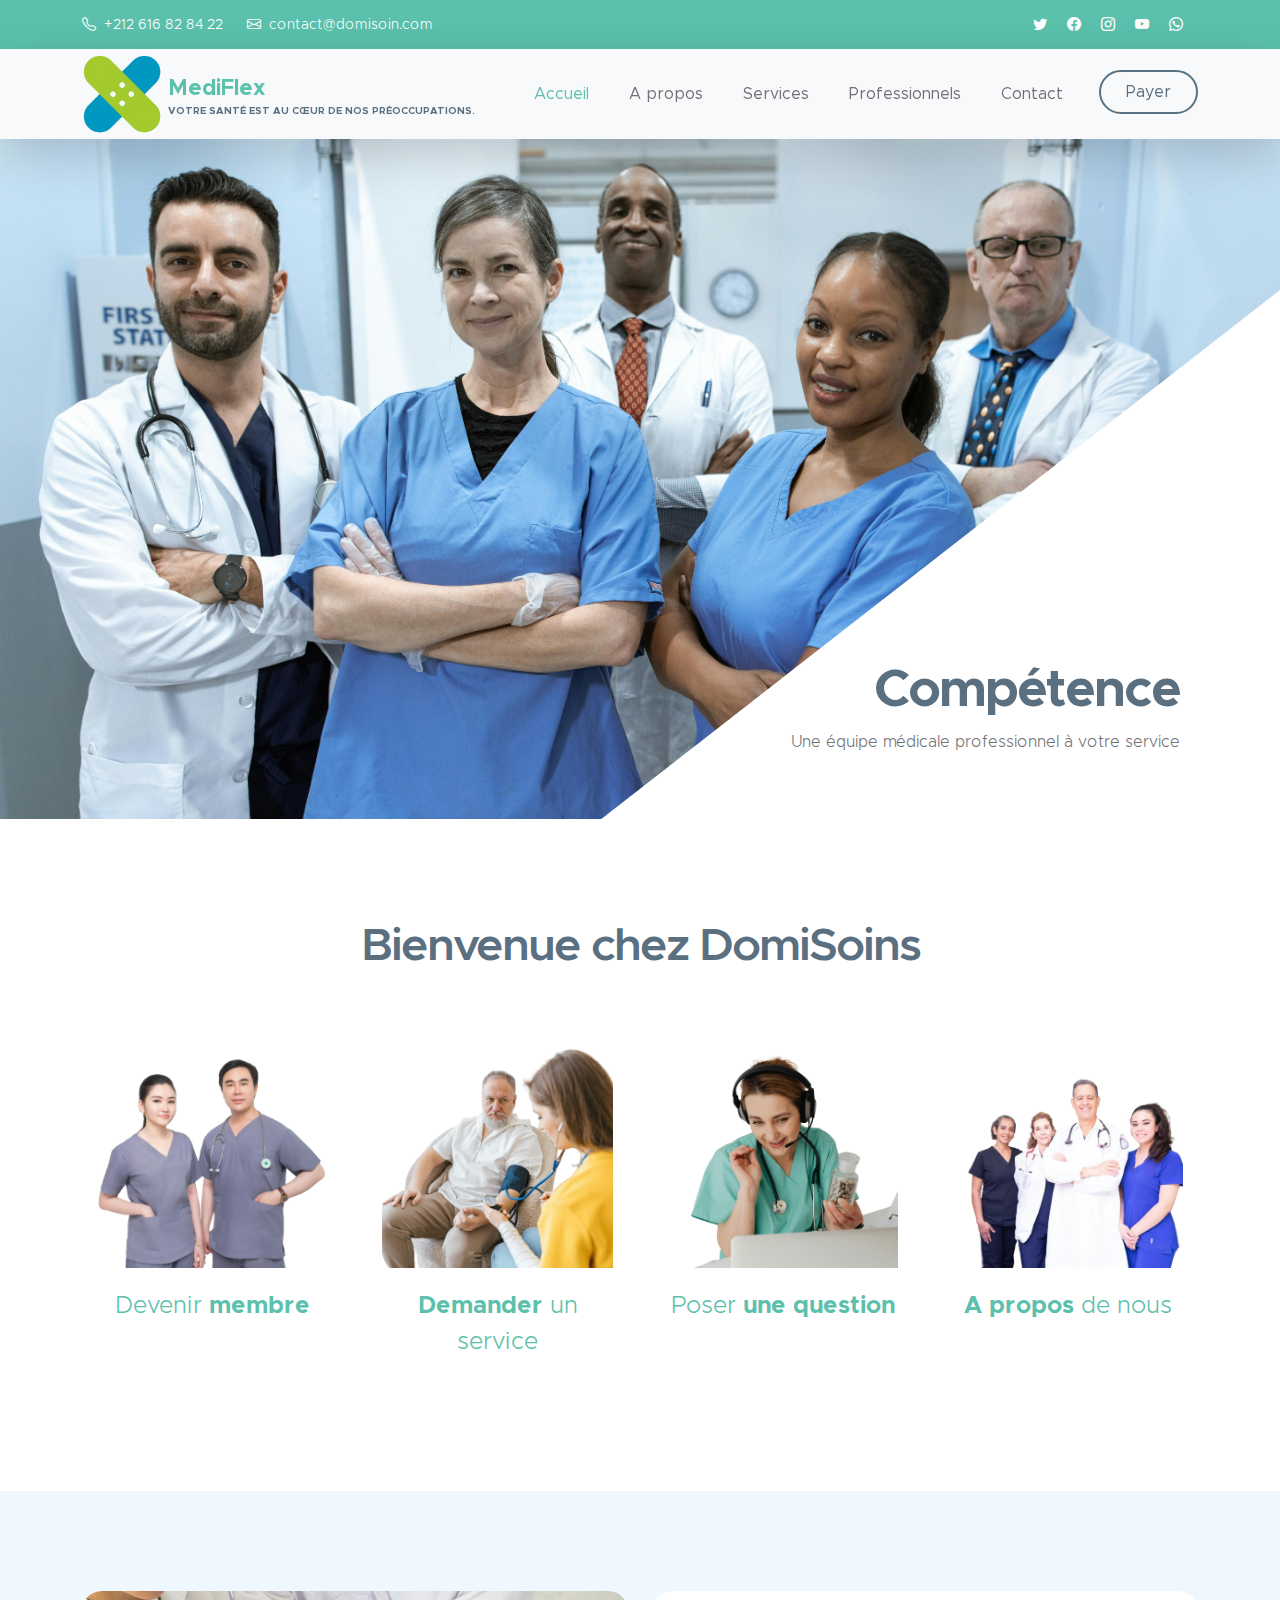
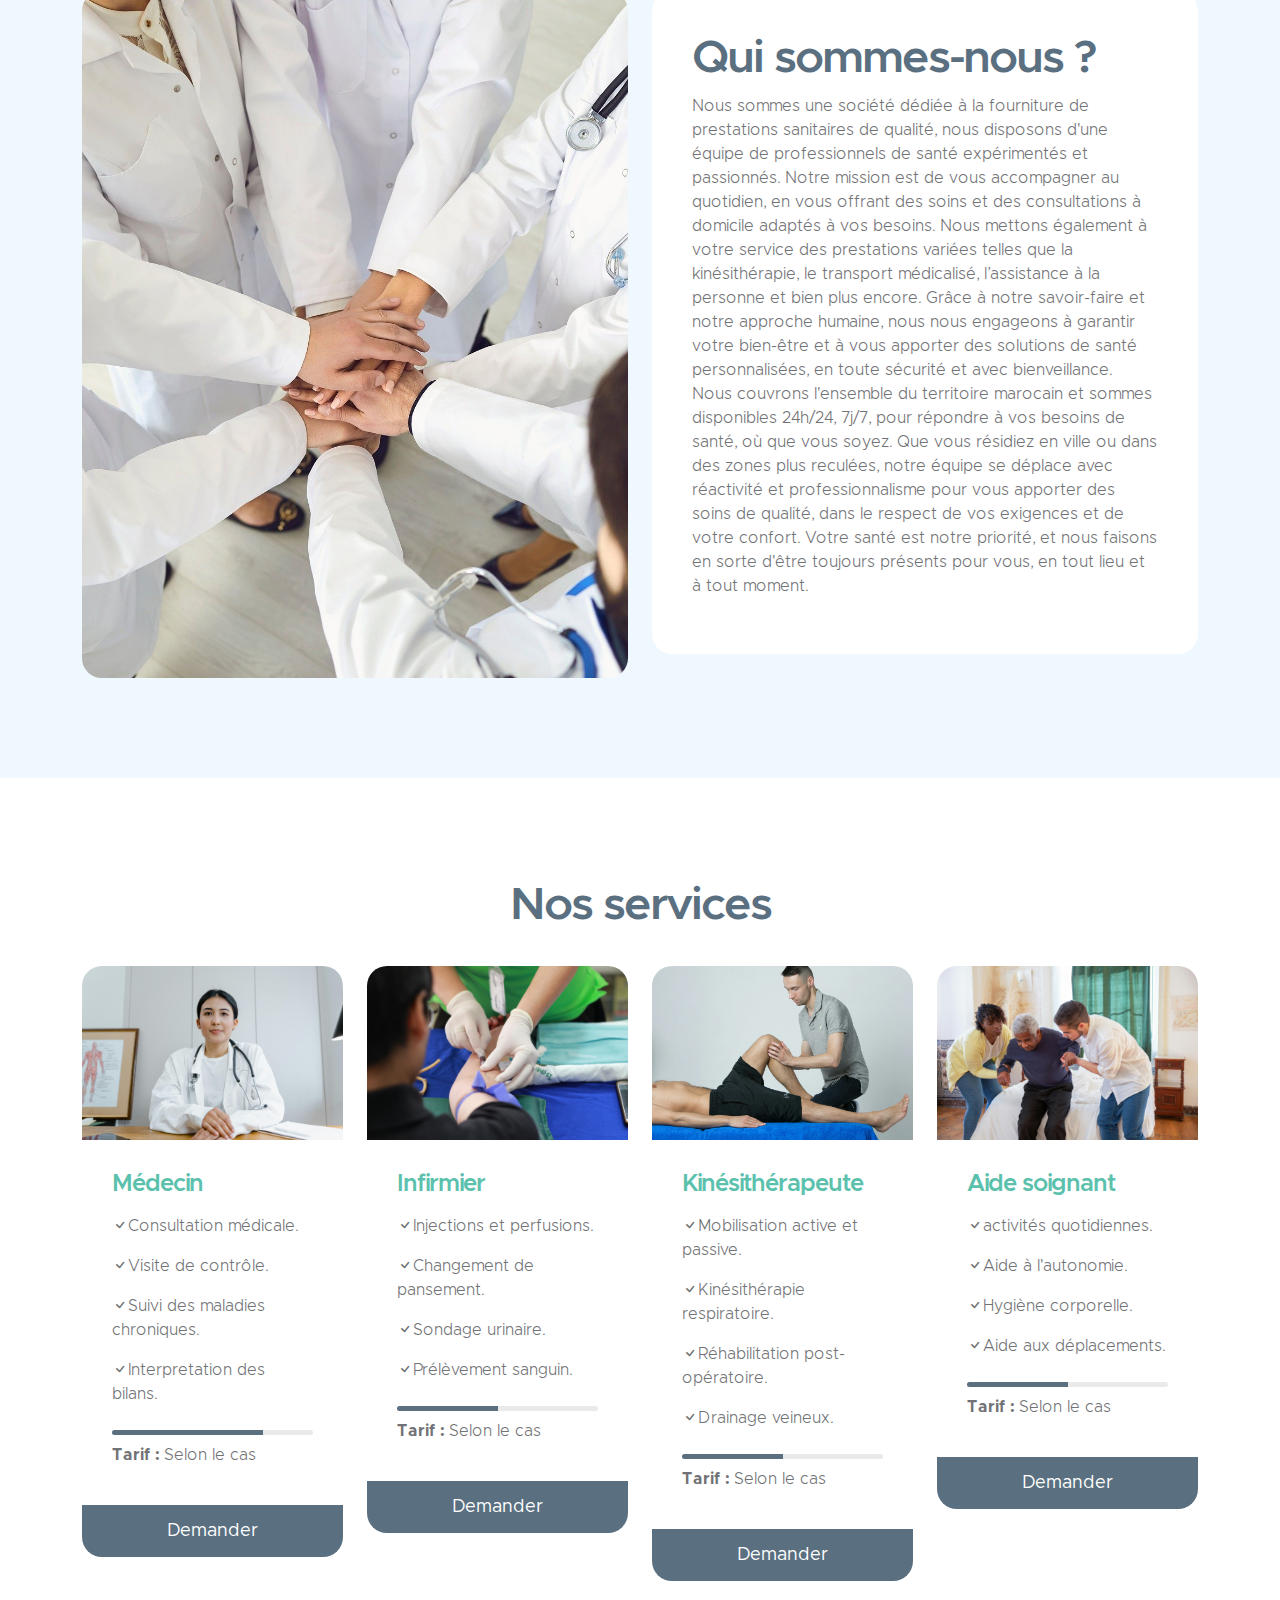
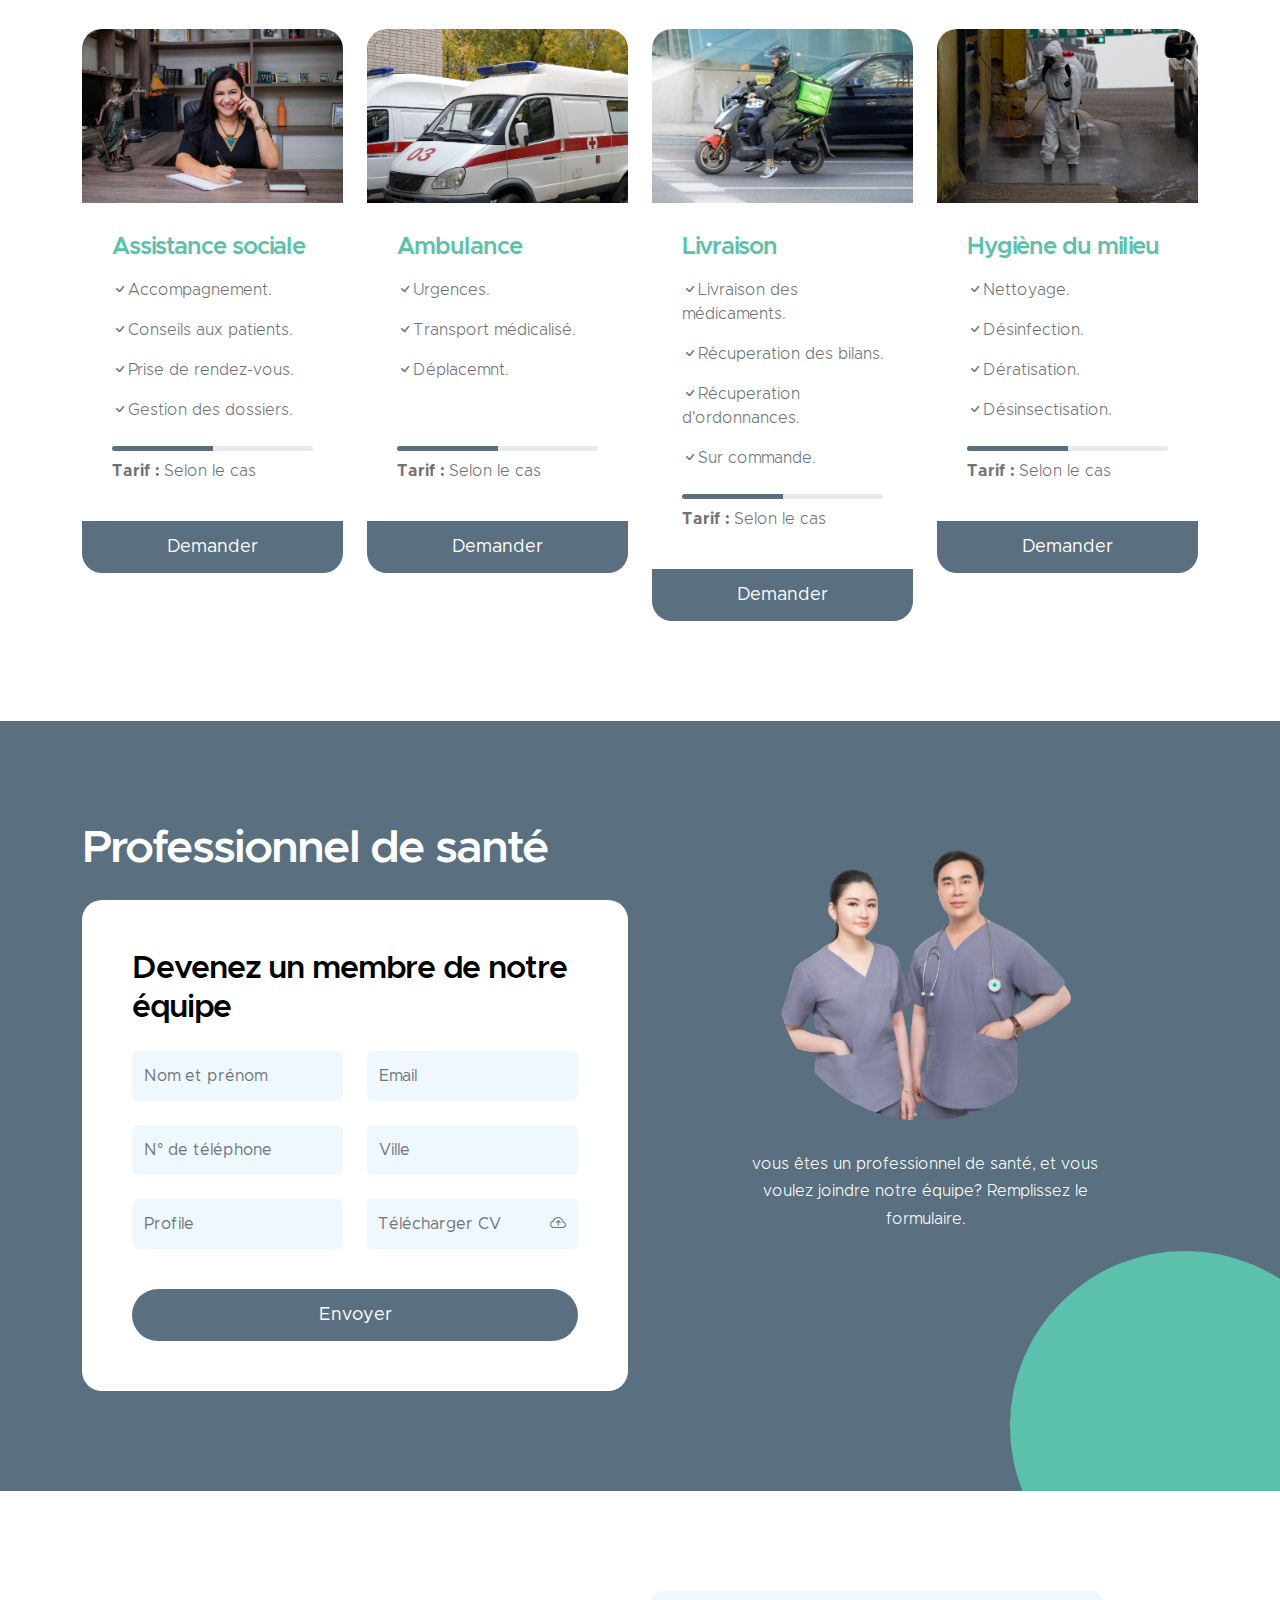
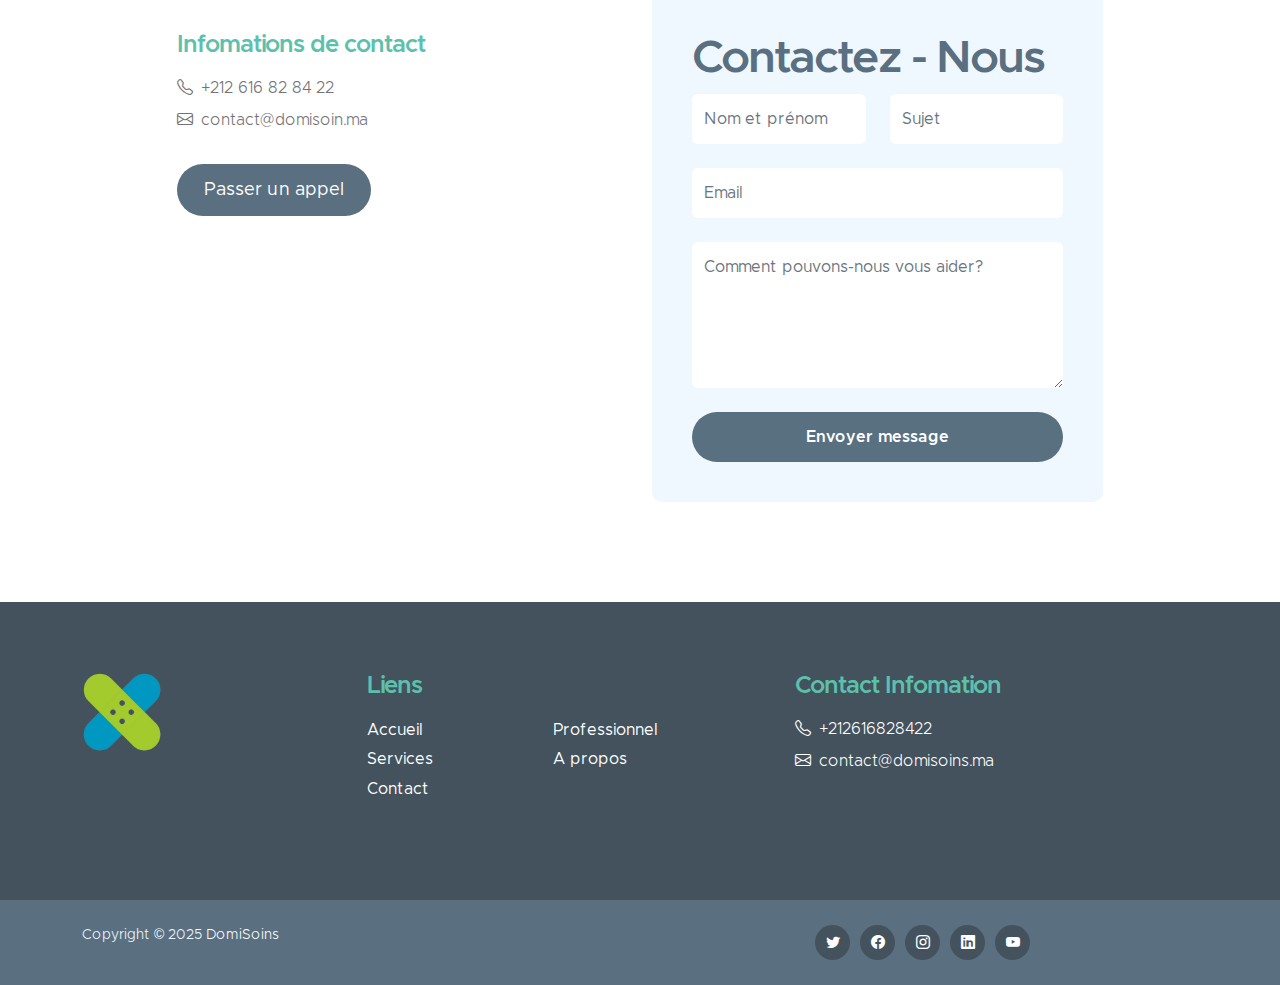
<file: index.html>
<!doctype html>
<html lang="en">
    <head>
        <meta charset="utf-8">
        <meta name="viewport" content="width=device-width, initial-scale=1">
        <link rel="icon" href="images/logos.png" type="image/x-icon">

        <title>DomiSoin</title>

        <!-- CSS FILES -->        
        <link href="css/bootstrap.min.css" rel="stylesheet">

        <link href="css/bootstrap-icons.css" rel="stylesheet">

        <link href="css/templatemo-kind-heart-charity.css" rel="stylesheet">

    </head>
    
    <body id="section_1">

        <header class="site-header">
            <div class="container">
                <div class="row">
                    
                    <div class="col-lg-8 col-12 d-flex flex-wrap">
                        <p class="d-flex me-4 mb-0">
                            <i class="bi-telephone me-2"></i>
                            +212 616 82 84 22
                        </p>

                        <p class="d-flex mb-0">
                            <i class="bi-envelope me-2"></i>

                            <a href="mailto:info@company.com">
                                contact@domisoin.com
                            </a>
                        </p>
                    </div>

                    <div class="col-lg-3 col-12 ms-auto d-lg-block d-none">
                        <ul class="social-icon">
                            <li class="social-icon-item">
                                <a href="#" class="social-icon-link bi-twitter"></a>
                            </li>

                            <li class="social-icon-item">
                                <a href="#" class="social-icon-link bi-facebook"></a>
                            </li>

                            <li class="social-icon-item">
                                <a href="#" class="social-icon-link bi-instagram"></a>
                            </li>

                            <li class="social-icon-item">
                                <a href="#" class="social-icon-link bi-youtube"></a>
                            </li>

                            <li class="social-icon-item">
                                <a href="#" class="social-icon-link bi-whatsapp"></a>
                            </li>
                        </ul>
                    </div>

                </div>
            </div>
        </header>

        <nav class="navbar navbar-expand-lg bg-light shadow-lg">
            <div class="container">
                <a class="navbar-brand" href="index.html">
                    <img src="images/logos.png" class="logo img-fluid" alt="">
                    <span>
                        MediFlex
                        <small>votre santé est au cœur de nos préoccupations.</small>
                    </span>
                </a>

                <button class="navbar-toggler" type="button" data-bs-toggle="collapse" data-bs-target="#navbarNav" aria-controls="navbarNav" aria-expanded="false" aria-label="Toggle navigation">
                    <span class="navbar-toggler-icon"></span>
                </button>

                <div class="collapse navbar-collapse" id="navbarNav">
                    <ul class="navbar-nav ms-auto">
                        <li class="nav-item">
                            <a class="nav-link click-scroll" href="#top">Accueil</a>
                        </li>

                        <li class="nav-item">
                            <a class="nav-link click-scroll" href="#section_2">A propos</a>
                        </li>

                        <li class="nav-item">
                            <a class="nav-link click-scroll" href="#section_3">Services</a>
                        </li>

                        <li class="nav-item">
                            <a class="nav-link click-scroll" href="#section_4">Professionnels</a>
                        </li>

                        <li class="nav-item">
                            <a class="nav-link click-scroll" href="#section_6">Contact</a>
                        </li>

                        <li class="nav-item ms-3">
                            <a class="nav-link custom-btn custom-border-btn btn" href="donate.html">Payer</a>
                        </li>
                    </ul>
                </div>
            </div>
        </nav>

        <main>

            <section class="hero-section hero-section-full-height">
                <div class="container-fluid">
                    <div class="row">

                        <div class="col-lg-12 col-12 p-0">
                            <div id="hero-slide" class="carousel carousel-fade slide" data-bs-ride="carousel">
                                <div class="carousel-inner">
                                    <div class="carousel-item active">
                                        <img src="images/slide/equipe1.jpg" class="carousel-image img-fluid" alt="...">
                                        
                                        <div class="carousel-caption d-flex flex-column justify-content-end">
                                            <h1>Compétence</h1>
                                            
                                            <p>Une équipe médicale professionnel à votre service</p>
                                        </div>
                                    </div>

                                    <div class="carousel-item">
                                        <img src="images/slide/equipe3.jpg" class="carousel-image img-fluid" alt="...">
                                        
                                        <div class="carousel-caption d-flex flex-column justify-content-end">
                                            <h1>Chez-vous</h1>
                                            
                                            <p>Bien-être et une santé optimale, directement chez vous</p>
                                        </div>
                                    </div>

                                    <div class="carousel-item">
                                        <img src="images/slide/equipe2.jpg" class="carousel-image img-fluid" alt="...">
                                        
                                        <div class="carousel-caption d-flex flex-column justify-content-end">
                                            <h1>Transport</h1>
                                            
                                            <p>Transport médicalisé, adapté à vos besoins de santé</p>
                                        </div>
                                    </div>
                                </div>

                                <button class="carousel-control-prev" type="button" data-bs-target="#hero-slide" data-bs-slide="prev">
                                    <span class="carousel-control-prev-icon" aria-hidden="true"></span>
                                    <span class="visually-hidden">Previous</span>
                                </button>

                                <button class="carousel-control-next" type="button" data-bs-target="#hero-slide" data-bs-slide="next">
                                    <span class="carousel-control-next-icon" aria-hidden="true"></span>
                                    <span class="visually-hidden">Next</span>
                                </button>
                            </div>
                        </div>

                    </div>
                </div>
            </section>


            <section class="section-padding">
                <div class="container">
                    <div class="row">

                        <div class="col-lg-10 col-12 text-center mx-auto">
                            <h2 class="mb-5">Bienvenue chez DomiSoins</h2>
                        </div>

                        <div class="col-lg-3 col-md-6 col-12 mb-4 mb-lg-0">
                            <div class="featured-block d-flex justify-content-center align-items-center">
                                <a href="#" class="d-block">
                                    <img src="images/icons/membres.png" class="featured-block-image img-fluid" alt="">

                                    <p class="featured-block-text">Devenir <strong>membre</strong></p>
                                </a>
                            </div>
                        </div>

                        <div class="col-lg-3 col-md-6 col-12 mb-4 mb-lg-0 mb-md-4">
                            <div class="featured-block d-flex justify-content-center align-items-center">
                                <a href="#" class="d-block">
                                    <img src="images/icons/servives.png" class="featured-block-image img-fluid" alt="">

                                    <p class="featured-block-text"><strong>Demander</strong> un service</p>
                                </a>
                            </div>
                        </div>

                        <div class="col-lg-3 col-md-6 col-12 mb-4 mb-lg-0 mb-md-4">
                            <div class="featured-block d-flex justify-content-center align-items-center">
                                <a href="#" class="d-block">
                                    <img src="images/icons/questions.png" class="featured-block-image img-fluid" alt="">

                                    <p class="featured-block-text">Poser <strong>une question</strong></p>
                                </a>
                            </div>
                        </div>

                        <div class="col-lg-3 col-md-6 col-12 mb-4 mb-lg-0">
                            <div class="featured-block d-flex justify-content-center align-items-center">
                                <a href="#section_2" class="d-block">
                                    <img src="images/icons/propos.png" class="featured-block-image img-fluid" alt="">

                                    <p class="featured-block-text"><strong>A propos</strong> de nous</p>
                                </a>
                            </div>
                        </div>

                    </div>
                </div>
            </section>

            <section class="section-padding section-bg" id="section_2">
                <div class="container">
                    <div class="row">

                        <div class="col-lg-6 col-12 mb-5 mb-lg-0">
                            <img src="images/health.jpg" class="custom-text-box-image img-fluid" alt="">
                        </div>

                        <div class="col-lg-6 col-12">
                            <div class="custom-text-box">
                                <h2 class="mb-2">Qui sommes-nous ?</h2>
                                <p class="mb-0">Nous sommes une société dédiée à la fourniture de prestations sanitaires de qualité, nous disposons d'une équipe de professionnels de santé expérimentés et passionnés. Notre mission est de vous accompagner au quotidien, en vous offrant des soins et des consultations à domicile adaptés à vos besoins. Nous mettons également à votre service des prestations variées telles que la kinésithérapie, le transport médicalisé, l’assistance à la personne et bien plus encore. Grâce à notre savoir-faire et notre approche humaine, nous nous engageons à garantir votre bien-être et à vous apporter des solutions de santé personnalisées, en toute sécurité et avec bienveillance.</p>
                                <p>Nous couvrons l'ensemble du territoire marocain et sommes disponibles 24h/24, 7j/7, pour répondre à vos besoins de santé, où que vous soyez. Que vous résidiez en ville ou dans des zones plus reculées, notre équipe se déplace avec réactivité et professionnalisme pour vous apporter des soins de qualité, dans le respect de vos exigences et de votre confort. Votre santé est notre priorité, et nous faisons en sorte d'être toujours présents pour vous, en tout lieu et à tout moment.</p>
                            </div>

                        </div>

                    </div>
                </div>
            </section>


            


            <section class="section-padding" id="section_3">
                <div class="container">
                    <div class="row">

                        <div class="col-lg-12 col-12 text-center mb-4">
                            <h2>Nos services</h2>
                        </div>

                        <div class="col-lg-3 col-md-6 col-12 mb-4 mb-lg-0">
                            <div class="custom-block-wrap">
                                <img src="images/causes/medecin.jpg" class="custom-block-image img-fluid" alt="">

                                <div class="custom-block">
                                    <div class="custom-block-body">
                                        <h5 class="mb-3">Médecin</h5>
                                        <p><i class="bi bi-check"></i>Consultation médicale.</p>
                                        <p><i class="bi bi-check"></i>Visite de contrôle.</p> 
                                        <p><i class="bi bi-check"></i>Suivi des maladies chroniques.</p>
                                        <p><i class="bi bi-check"></i>Interpretation des bilans.</p>
                                        <div class="progress mt-4">
                                            <div class="progress-bar w-75" role="progressbar" aria-valuenow="75" aria-valuemin="0" aria-valuemax="100"></div>
                                        </div>

                                        <div class="d-flex align-items-center my-2">
                                            <p class="mb-0">
                                                <strong>Tarif : </strong>
                                                Selon le cas
                                            </p>

                                            
                                        </div>
                                    </div>

                                    <a href="donate.html" class="custom-btn btn">Demander</a>
                                </div>
                            </div>
                        </div>

                        <div class="col-lg-3 col-md-6 col-12 mb-4 mb-lg-0">
                            <div class="custom-block-wrap">
                                <img src="images/causes/infirmier.jpg" class="custom-block-image img-fluid" alt="">

                                <div class="custom-block">
                                    <div class="custom-block-body">
                                        <h5 class="mb-3">Infirmier</h5>
                                        <p><i class="bi bi-check"></i>Injections et perfusions.</p>
                                        <p><i class="bi bi-check"></i>Changement de pansement.</p>
                                        <p><i class="bi bi-check"></i>Sondage urinaire.</p>
                                        <p><i class="bi bi-check"></i>Prélèvement sanguin.</p>
                                        <div class="progress mt-4">
                                            <div class="progress-bar w-50" role="progressbar" aria-valuenow="50" aria-valuemin="0" aria-valuemax="100"></div>
                                        </div>

                                        <div class="d-flex align-items-center my-2">
                                            <p class="mb-0">
                                                <strong>Tarif : </strong>
                                                Selon le cas
                                            </p>

                                            
                                        </div>
                                    </div>

                                    <a href="donate.html" class="custom-btn btn">Demander</a>
                                </div>
                            </div>
                        </div>

                        <div class="col-lg-3 col-md-6 col-12 mb-4 mb-lg-0">
                            <div class="custom-block-wrap">
                                <img src="images/causes/kine.jpg" class="custom-block-image img-fluid" alt="">

                                <div class="custom-block">
                                    <div class="custom-block-body">
                                        <h5 class="mb-3">Kinésithérapeute</h5>

                                        <p><i class="bi bi-check"></i>Mobilisation active et passive.</p>
                                        <p><i class="bi bi-check"></i>Kinésithérapie respiratoire.</p>
                                        <p><i class="bi bi-check"></i>Réhabilitation post-opératoire.</p>
                                        <p><i class="bi bi-check"></i>Drainage veineux.</p>
                                        <div class="progress mt-4">
                                            <div class="progress-bar w-50" role="progressbar" aria-valuenow="50" aria-valuemin="0" aria-valuemax="100"></div>
                                        </div>

                                        <div class="d-flex align-items-center my-2">
                                            <p class="mb-0">
                                                <strong>Tarif : </strong>
                                                Selon le cas
                                            </p>

                                            
                                        </div>
                                    </div>

                                    <a href="donate.html" class="custom-btn btn">Demander</a>
                                </div>
                            </div>
                        </div>

                        <div class="col-lg-3 col-md-6 col-12">
                            <div class="custom-block-wrap">
                                <img src="images/causes/aide.jpg" class="custom-block-image img-fluid" alt="">

                                <div class="custom-block">
                                    <div class="custom-block-body">
                                        <h5 class="mb-3">Aide soignant</h5>
                                        <p><i class="bi bi-check"></i>activités quotidiennes.</p>
                                        <p><i class="bi bi-check"></i>Aide à l'autonomie.</p>
                                        <p><i class="bi bi-check"></i>Hygiène corporelle.</p>
                                        <p><i class="bi bi-check"></i>Aide aux déplacements.</p>
                                        <div class="progress mt-4">
                                            <div class="progress-bar w-50" role="progressbar" aria-valuenow="50" aria-valuemin="0" aria-valuemax="100"></div>
                                        </div>

                                        <div class="d-flex align-items-center my-2">
                                            <p class="mb-0">
                                                <strong>Tarif : </strong>
                                                Selon le cas
                                            </p>

                                            
                                        </div>
                                    </div>

                                    <a href="donate.html" class="custom-btn btn">Demander</a>
                                </div>
                            </div>
                        </div>
                    </div>

                    <div class="row mt-5">

                        <div class="col-lg-3 col-md-6 col-12 mb-4 mb-lg-0">
                            <div class="custom-block-wrap">
                                <img src="images/causes/assistante.jpg" class="custom-block-image img-fluid" alt="">

                                <div class="custom-block">
                                    <div class="custom-block-body">
                                        <h5 class="mb-3">Assistance sociale</h5>

                                        <p><i class="bi bi-check"></i>Accompagnement.</p>
                                        <p><i class="bi bi-check"></i>Conseils aux patients.</p>
                                        <p><i class="bi bi-check"></i>Prise de rendez-vous.</p>
                                        <p><i class="bi bi-check"></i>Gestion des dossiers.</p>
                                        <div class="progress mt-4">
                                            <div class="progress-bar w-50" role="progressbar" aria-valuenow="50" aria-valuemin="0" aria-valuemax="100"></div>
                                        </div>

                                        <div class="d-flex align-items-center my-2">
                                            <p class="mb-0">
                                                <strong>Tarif : </strong>
                                                Selon le cas
                                            </p>

                                            
                                        </div>
                                    </div>

                                    <a href="donate.html" class="custom-btn btn">Demander</a>
                                </div>
                            </div>
                        </div>

                        <div class="col-lg-3 col-md-6 col-12 mb-4 mb-lg-0">
                            <div class="custom-block-wrap">
                                <img src="images/causes/ambulance.jpg" class="custom-block-image img-fluid" alt="">

                                <div class="custom-block">
                                    <div class="custom-block-body">
                                        <h5 class="mb-3">Ambulance</h5>

                                        <p><i class="bi bi-check"></i>Urgences.</p>
                                        <p><i class="bi bi-check"></i>Transport médicalisé.</p>
                                        <p><i class="bi bi-check"></i>Déplacemnt.</p><br>
                                        <div class="progress mt-4">
                                            <div class="progress-bar w-50" role="progressbar" aria-valuenow="50" aria-valuemin="0" aria-valuemax="100"></div>
                                        </div>

                                        <div class="d-flex align-items-center my-2">
                                            <p class="mb-0">
                                                <strong>Tarif : </strong>
                                                Selon le cas
                                            </p>

                                            
                                        </div>
                                    </div>

                                    <a href="donate.html" class="custom-btn btn">Demander</a>
                                </div>
                            </div>
                        </div>

                        <div class="col-lg-3 col-md-6 col-12 mb-4 mb-lg-0">
                            <div class="custom-block-wrap">
                                <img src="images/causes/livraison.jpg" class="custom-block-image img-fluid" alt="">

                                <div class="custom-block">
                                    <div class="custom-block-body">
                                        <h5 class="mb-3">Livraison</h5>

                                        <p><i class="bi bi-check"></i>Livraison des médicaments.</p>
                                        <p><i class="bi bi-check"></i>Récuperation des bilans.</p>
                                        <p><i class="bi bi-check"></i>Récuperation d'ordonnances.</p>
                                        <p><i class="bi bi-check"></i>Sur commande.</p>
                                        <div class="progress mt-4">
                                            <div class="progress-bar w-50" role="progressbar" aria-valuenow="50" aria-valuemin="0" aria-valuemax="100"></div>
                                        </div>

                                        <div class="d-flex align-items-center my-2">
                                            <p class="mb-0">
                                                <strong>Tarif : </strong>
                                                Selon le cas
                                            </p>

                                            
                                        </div>
                                    </div>

                                    <a href="donate.html" class="custom-btn btn">Demander</a>
                                </div>
                            </div>
                        </div>

                        <div class="col-lg-3 col-md-6 col-12 mb-4 mb-lg-0">
                            <div class="custom-block-wrap">
                                <img src="images/causes/hygiene.jpg" class="custom-block-image img-fluid" alt="">

                                <div class="custom-block">
                                    <div class="custom-block-body">
                                        <h5 class="mb-3">Hygiène du milieu</h5>

                                        <p><i class="bi bi-check"></i>Nettoyage.</p>
                                        <p><i class="bi bi-check"></i>Désinfection.</p>
                                        <p><i class="bi bi-check"></i>Dératisation.</p>
                                        <p><i class="bi bi-check"></i>Désinsectisation.</p>
                                        <div class="progress mt-4">
                                            <div class="progress-bar w-50" role="progressbar" aria-valuenow="50" aria-valuemin="0" aria-valuemax="100"></div>
                                        </div>

                                        <div class="d-flex align-items-center my-2">
                                            <p class="mb-0">
                                                <strong>Tarif : </strong>
                                                Selon le cas
                                            </p>

                                            
                                        </div>
                                    </div>

                                    <a href="donate.html" class="custom-btn btn">Demander</a>
                                </div>
                            </div>
                        </div>
                    </div>
                </div>
            </section>

            <section class="volunteer-section section-padding" id="section_4">
                <div class="container">
                    <div class="row">
                        
                        <div class="col-lg-6 col-12">
                            <h2 class="text-white mb-4">Professionnel de santé</h2>
                            
                            <div class="custom-form volunteer-form mb-5 mb-lg-0">
                                <div class="col-lg-12 col-12" id="err"></div>
                                <h3 class="mb-4">Devenez un membre de notre équipe</h3>

                                <div class="row">

                                    <div class="col-lg-6 col-12">
                                        <input type="text" name="name" id="name" class="form-control" placeholder="Nom et prénom" required>
                                    </div>

                                    <div class="col-lg-6 col-12">    
                                        <input type="email" name="email" id="email" pattern="[^ @]*@[^ @]*" class="form-control" placeholder="Email" required>
                                    </div>

                                    <div class="col-lg-6 col-12">
                                        <input type="text" name="phone" id="phone" class="form-control" placeholder="N° de téléphone" required>
                                    </div>

                                    <div class="col-lg-6 col-12">
                                        <input type="text" name="ville" id="ville" class="form-control" placeholder="Ville" required>
                                    </div>

                                    <div class="col-lg-6 col-12">
                                        <select name="profile" id="profile" class="form-control" required>
                                            <option value="">Profile</option>
                                            <option value="Médecin">Médecin</option>
                                            <option value="Infirmier">Infirmier</option>
                                            <option value="Kinésithérapeute">Kinésithérapeute</option>
                                            <option value="Aide soignant">Aide soignant(e)</option>
                                            <option value="Assistante sociale">Assistante sociale</option>
                                            <option value="Ambulancier">Ambulancier</option>
                                            <option value="Livreur">Livreur</option>
                                            <option value="Technicien d'hygien">Technicien d'hygien</option>
                                        </select>
                                    </div>

                                    <div class="col-lg-6 col-12">
                                        <div class="input-group input-group-file">
                                            <input type="file" class="form-control" id="cv" accept="application/pdf">
                                            
                                            <label class="input-group-text" for="cv">Télécharger CV</label>

                                            <i class="bi-cloud-arrow-up ms-auto"></i>
                                        </div>
                                    </div>
                                </div>

                                <button class="custom-btn btn mt-3" id="send_pro" style="width: 100%;">Envoyer</button>
                            </div>
                        </div>

                        <div class="col-lg-6 col-12">
                            <img src="images/icons/membres.png" class="volunteer-image img-fluid" alt="">

                            <div class="custom-block-body text-center">
                                <p class="text-white">vous êtes un professionnel de santé, et vous voulez joindre notre équipe? Remplissez le formulaire.</p>
                            </div>
                        </div>

                    </div>
                </div>
            </section>

            <section class="contact-section section-padding" id="section_6">
                <div class="container">
                    <div class="row">

                        <div class="col-lg-4 col-12 ms-auto mb-5 mb-lg-0">
                            <div class="contact-info-wrap">
                                

                                <div class="contact-info">
                                    <h5 class="mb-3">Infomations de contact</h5>


                                    <p class="d-flex mb-2">
                                        <i class="bi-telephone me-2"></i>

                                        <a href="tel: +212616828422">
                                            +212 616 82 84 22
                                        </a>
                                    </p>

                                    <p class="d-flex">
                                        <i class="bi-envelope me-2"></i>

                                        <a href="mailto:smsimo301@gmail.com">
                                            contact@domisoin.ma
                                        </a>
                                    </p>

                                    <a href="#" target="_blank" class="custom-btn btn mt-3">Passer un appel</a>
                                </div>
                            </div>
                        </div>

                        <div class="col-lg-5 col-12 mx-auto">
                            <form class="custom-form contact-form" action="#" method="post" role="form">
                                <h2>Contactez - Nous</h2>
                                <div class="row">
                                    <div class="col-lg-6 col-md-6 col-12">
                                        <input type="text" name="name" id="first-name" class="form-control" placeholder="Nom et prénom" required>
                                    </div>

                                    <div class="col-lg-6 col-md-6 col-12">
                                        <input type="text" name="sujet" id="sujet" class="form-control" placeholder="Sujet" required>
                                    </div>
                                </div>

                                <input type="email" name="email" id="email" pattern="[^ @]*@[^ @]*" class="form-control" placeholder="Email" required>

                                <textarea name="message" rows="5" class="form-control" id="message" placeholder="Comment pouvons-nous vous aider?"></textarea>

                                <button type="submit" class="form-control">Envoyer message</button>
                            </form>
                        </div>

                    </div>
                </div>
            </section>
        </main>

        <footer class="site-footer">
            <div class="container">
                <div class="row">
                    <div class="col-lg-3 col-12 mb-4">
                        <img src="images/logos.png" class="logo img-fluid" alt="">
                    </div>

                    <div class="col-lg-4 col-md-6 col-12 mb-4">
                        <h5 class="site-footer-title mb-3">Liens</h5>

                        <ul class="footer-menu">
                            <li class="footer-menu-item"><a href="#" class="footer-menu-link">Accueil</a></li>

                            <li class="footer-menu-item"><a href="#" class="footer-menu-link">Services</a></li>

                            <li class="footer-menu-item"><a href="#" class="footer-menu-link">Contact</a></li>

                            <li class="footer-menu-item"><a href="#" class="footer-menu-link">Professionnel</a></li>

                            <li class="footer-menu-item"><a href="#" class="footer-menu-link">A propos</a></li>
                        </ul>
                    </div>

                    <div class="col-lg-4 col-md-6 col-12 mx-auto">
                        <h5 class="site-footer-title mb-3">Contact Infomation</h5>

                        <p class="text-white d-flex mb-2">
                            <i class="bi-telephone me-2"></i>

                            <a href="tel: 120-240-9600" class="site-footer-link">
                                +212616828422
                            </a>
                        </p>

                        <p class="text-white d-flex">
                            <i class="bi-envelope me-2"></i>

                            <a href="mailto:info@yourgmail.com" class="site-footer-link">
                                contact@domisoins.ma
                            </a>
                        </p>

                    </div>
                </div>
            </div>

            <div class="site-footer-bottom">
                <div class="container">
                    <div class="row">

                        <div class="col-lg-6 col-md-7 col-12">
                            <p class="copyright-text mb-0">Copyright © 2025 <a href="#top">DomiSoins</a></p>
                        </div>
                        
                        <div class="col-lg-6 col-md-5 col-12 d-flex justify-content-center align-items-center mx-auto">
                            <ul class="social-icon">
                                <li class="social-icon-item">
                                    <a href="#" class="social-icon-link bi-twitter"></a>
                                </li>

                                <li class="social-icon-item">
                                    <a href="#" class="social-icon-link bi-facebook"></a>
                                </li>

                                <li class="social-icon-item">
                                    <a href="#" class="social-icon-link bi-instagram"></a>
                                </li>

                                <li class="social-icon-item">
                                    <a href="#" class="social-icon-link bi-linkedin"></a>
                                </li>

                                <li class="social-icon-item">
                                    <a href="https://youtube.com/templatemo" class="social-icon-link bi-youtube"></a>
                                </li>
                            </ul>
                        </div>
                        
                    </div>
                </div>
            </div>
        </footer>

        <!-- JAVASCRIPT FILES -->
        <script src="js/jquery.min.js"></script>
        <script src="js/bootstrap.min.js"></script>
        <script src="js/jquery.sticky.js"></script>
        <script src="js/click-scroll.js"></script>
        <script src="js/counter.js"></script>
        <script src="js/custom.js"></script>
        <script src="js/pro.js"></script>

    </body>
</html>
</file>
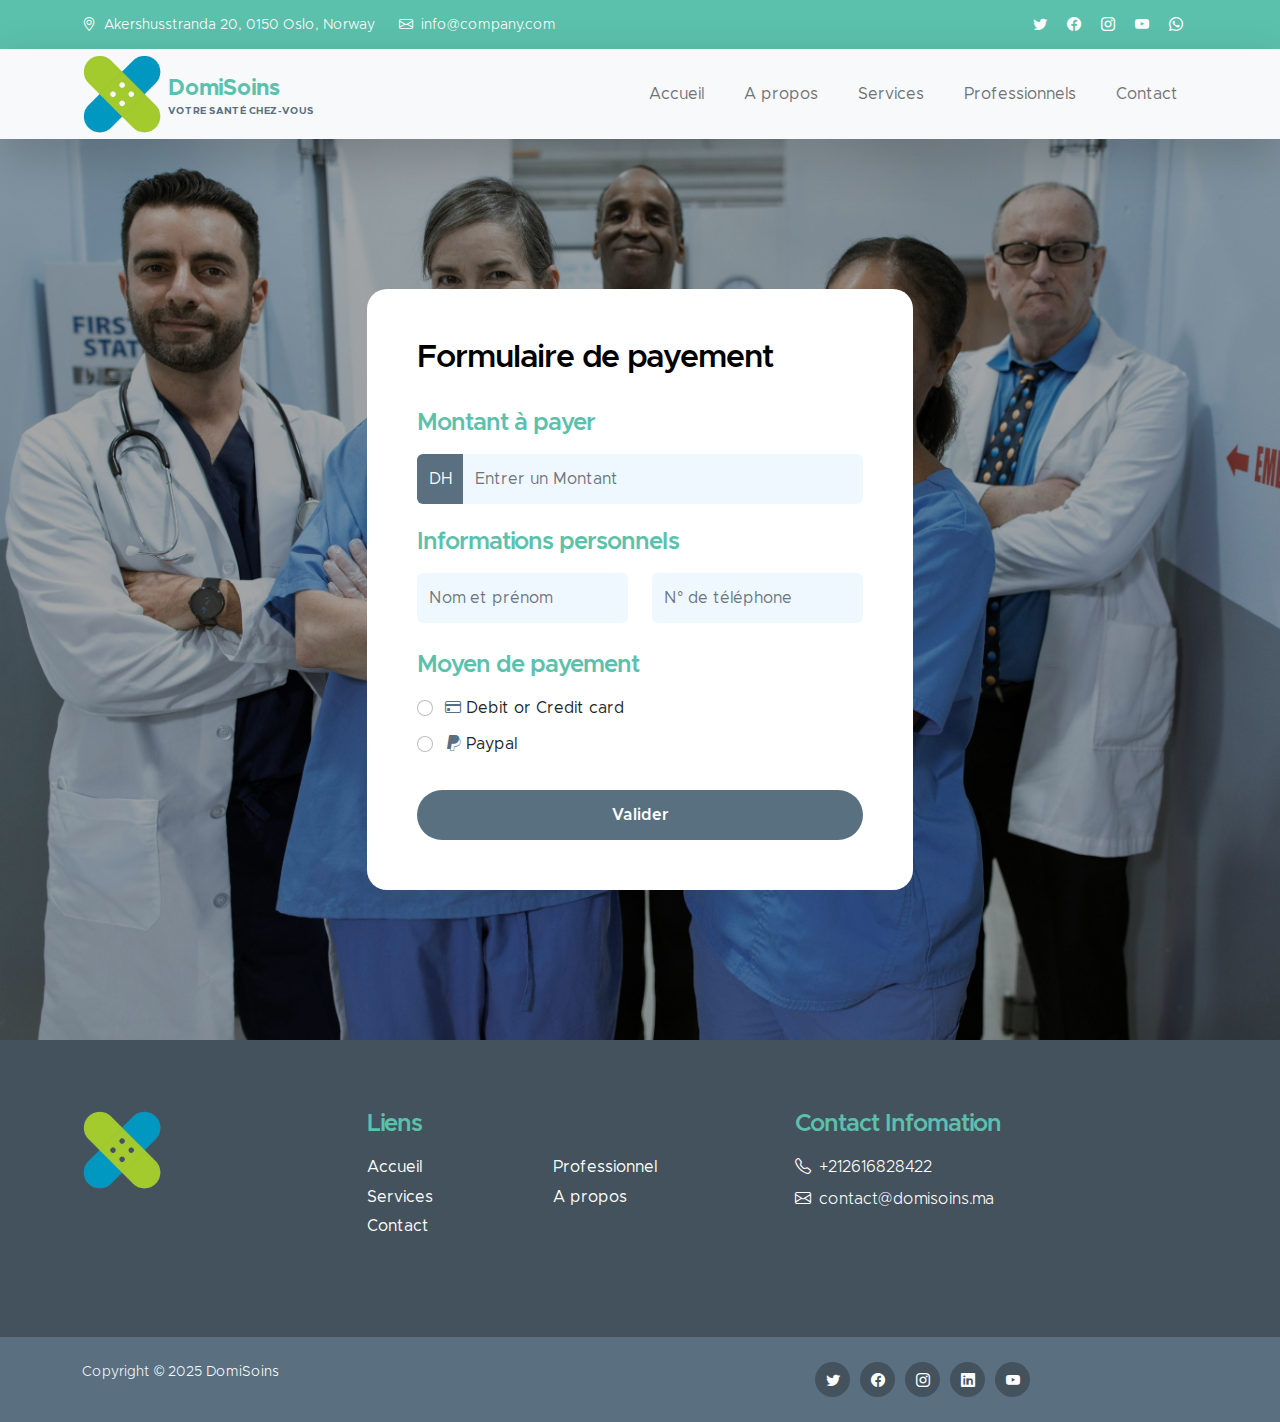
<file: donate.html>
<!doctype html>
<html lang="en">
    <head>
        <meta charset="utf-8">
        <meta name="viewport" content="width=device-width, initial-scale=1">

        <meta name="description" content="">
        <meta name="author" content="">

        <title>Kind Heart Charity - Donation</title>

        <!-- CSS FILES -->        
        <link href="css/bootstrap.min.css" rel="stylesheet">

        <link href="css/bootstrap-icons.css" rel="stylesheet">

        <link href="css/templatemo-kind-heart-charity.css" rel="stylesheet">

        <style type="text/css">
            .donate-section {
              background-image: url('images/slide/equipe1.jpg');
              background-repeat: no-repeat;
              background-position: center;
              background-size: cover;
              position: relative;
              padding-top: 150px;
              padding-bottom: 150px;
            }
        </style>

<!--

TemplateMo 581 Kind Heart Charity

https://templatemo.com/tm-581-kind-heart-charity

-->
    </head>
    
    <body>

        <header class="site-header">
            <div class="container">
                <div class="row">
                    
                    <div class="col-lg-8 col-12 d-flex flex-wrap">
                        <p class="d-flex me-4 mb-0">
                            <i class="bi-geo-alt me-2"></i>
                            Akershusstranda 20, 0150 Oslo, Norway
                        </p>

                        <p class="d-flex mb-0">
                            <i class="bi-envelope me-2"></i>

                            <a href="mailto:info@company.com">
                                info@company.com
                            </a>
                        </p>
                    </div>

                    <div class="col-lg-3 col-12 ms-auto d-lg-block d-none">
                        <ul class="social-icon">
                            <li class="social-icon-item">
                                <a href="#" class="social-icon-link bi-twitter"></a>
                            </li>

                            <li class="social-icon-item">
                                <a href="#" class="social-icon-link bi-facebook"></a>
                            </li>

                            <li class="social-icon-item">
                                <a href="#" class="social-icon-link bi-instagram"></a>
                            </li>

                            <li class="social-icon-item">
                                <a href="#" class="social-icon-link bi-youtube"></a>
                            </li>

                            <li class="social-icon-item">
                                <a href="#" class="social-icon-link bi-whatsapp"></a>
                            </li>
                        </ul>
                    </div>

                </div>
            </div>
        </header>

         <nav class="navbar navbar-expand-lg bg-light shadow-lg">
            <div class="container">
                <a class="navbar-brand" href="index.html">
                    <img src="images/logos.png" class="logo img-fluid" alt="">
                    <span>
                        DomiSoins
                        <small>Votre santé chez-vous</small>
                    </span>
                </a>

                <button class="navbar-toggler" type="button" data-bs-toggle="collapse" data-bs-target="#navbarNav" aria-controls="navbarNav" aria-expanded="false" aria-label="Toggle navigation">
                    <span class="navbar-toggler-icon"></span>
                </button>

                <div class="collapse navbar-collapse" id="navbarNav">
                    <ul class="navbar-nav ms-auto">
                        <li class="nav-item">
                            <a class="nav-link click-scroll" href="index.html#top">Accueil</a>
                        </li>

                        <li class="nav-item">
                            <a class="nav-link click-scroll" href="index.html#section_2">A propos</a>
                        </li>

                        <li class="nav-item">
                            <a class="nav-link click-scroll" href="index.html#section_3">Services</a>
                        </li>

                        <li class="nav-item">
                            <a class="nav-link click-scroll" href="index.html#section_4">Professionnels</a>
                        </li>

                        <li class="nav-item">
                            <a class="nav-link click-scroll" href="index.html#section_6">Contact</a>
                        </li> 
                    </ul>
                </div>
            </div>
        </nav>


        <main>

            <section class="donate-section">
                <div class="section-overlay"></div>
                <div class="container">
                    <div class="row">

                        <div class="col-lg-6 col-12 mx-auto">
                            <form class="custom-form donate-form" action="#" method="get" role="form">
                                <h3 class="mb-4">Formulaire de payement</h3>

                                <div class="row">
                                    

                                    <div class="col-lg-12 col-12">
                                        <h5 class="mt-2 mb-3">Montant à payer</h5>
                                    </div>

                                    

                                    

                                    <div class="col-lg-12 col-12 form-check-group">
                                        <div class="input-group">
                                            <span class="input-group-text" id="basic-addon1">DH</span>
                                            
                                            <input type="text" class="form-control" placeholder="Entrer un Montant" aria-label="Username" aria-describedby="basic-addon1">
                                        </div>
                                    </div>

                                    <div class="col-lg-12 col-12">
                                        <h5 class="mt-1">Informations personnels</h5>
                                    </div>

                                    <div class="col-lg-6 col-12 mt-2">
                                        <input type="text" name="name" id="name" class="form-control" placeholder="Nom et prénom" required>
                                    </div>

                                    <div class="col-lg-6 col-12 mt-2">
                                        <input type="text" name="phone" id="phone" class="form-control" placeholder="N° de téléphone" required>
                                    </div>

                                    <div class="col-lg-12 col-12">
                                        <h5 class="mt-4 pt-1">Moyen de payement</h5>
                                    </div>

                                    <div class="col-lg-12 col-12 mt-2">
                                        <div class="form-check">
                                            <input class="form-check-input" type="radio" name="DonationPayment" id="flexRadioDefault9">
                                            <label class="form-check-label" for="flexRadioDefault9">
                                                <i class="bi-credit-card custom-icon ms-1"></i>
                                                Debit or Credit card
                                            </label>
                                        </div>

                                        <div class="form-check">
                                            <input class="form-check-input" type="radio" name="DonationPayment" id="flexRadioDefault10">
                                            <label class="form-check-label" for="flexRadioDefault10">
                                                <i class="bi-paypal custom-icon ms-1"></i>
                                                Paypal
                                            </label>
                                        </div>

                                        <button type="submit" class="form-control mt-4">Valider </button>
                                    </div>
                                </div>
                            </form>
                        </div>

                    </div>
                </div>
            </section>
        </main>

        <footer class="site-footer">
            <div class="container">
                <div class="row">
                    <div class="col-lg-3 col-12 mb-4">
                        <img src="images/logos.png" class="logo img-fluid" alt="">
                    </div>

                    <div class="col-lg-4 col-md-6 col-12 mb-4">
                        <h5 class="site-footer-title mb-3">Liens</h5>

                        <ul class="footer-menu">
                            <li class="footer-menu-item"><a href="#" class="footer-menu-link">Accueil</a></li>

                            <li class="footer-menu-item"><a href="#" class="footer-menu-link">Services</a></li>

                            <li class="footer-menu-item"><a href="#" class="footer-menu-link">Contact</a></li>

                            <li class="footer-menu-item"><a href="#" class="footer-menu-link">Professionnel</a></li>

                            <li class="footer-menu-item"><a href="#" class="footer-menu-link">A propos</a></li>
                        </ul>
                    </div>

                    <div class="col-lg-4 col-md-6 col-12 mx-auto">
                        <h5 class="site-footer-title mb-3">Contact Infomation</h5>

                        <p class="text-white d-flex mb-2">
                            <i class="bi-telephone me-2"></i>

                            <a href="tel: 120-240-9600" class="site-footer-link">
                                +212616828422
                            </a>
                        </p>

                        <p class="text-white d-flex">
                            <i class="bi-envelope me-2"></i>

                            <a href="mailto:info@yourgmail.com" class="site-footer-link">
                                contact@domisoins.ma
                            </a>
                        </p>

                    </div>
                </div>
            </div>

            <div class="site-footer-bottom">
                <div class="container">
                    <div class="row">

                        <div class="col-lg-6 col-md-7 col-12">
                            <p class="copyright-text mb-0">Copyright © 2025 <a href="#top">DomiSoins</a></p>
                        </div>
                        
                        <div class="col-lg-6 col-md-5 col-12 d-flex justify-content-center align-items-center mx-auto">
                            <ul class="social-icon">
                                <li class="social-icon-item">
                                    <a href="#" class="social-icon-link bi-twitter"></a>
                                </li>

                                <li class="social-icon-item">
                                    <a href="#" class="social-icon-link bi-facebook"></a>
                                </li>

                                <li class="social-icon-item">
                                    <a href="#" class="social-icon-link bi-instagram"></a>
                                </li>

                                <li class="social-icon-item">
                                    <a href="#" class="social-icon-link bi-linkedin"></a>
                                </li>

                                <li class="social-icon-item">
                                    <a href="https://youtube.com/templatemo" class="social-icon-link bi-youtube"></a>
                                </li>
                            </ul>
                        </div>
                        
                    </div>
                </div>
            </div>
        </footer>

        <!-- JAVASCRIPT FILES -->
        <script src="js/jquery.min.js"></script>
        <script src="js/bootstrap.min.js"></script>
        <script src="js/jquery.sticky.js"></script>
        <script src="js/counter.js"></script>
        <script src="js/custom.js"></script>

    </body>
</html>
</file>
<file: css/templatemo-kind-heart-charity.css>
/*

TemplateMo 581 Kind Heart Charity

https://templatemo.com/tm-581-kind-heart-charity

*/



@font-face {
    font-family: 'Metropolis';
    src: url('../fonts/Metropolis/Metropolis-Regular.woff2') format('woff2'),
    url('../fonts/Metropolis/Metropolis-Regular.woff') format('woff');
    font-weight: normal;
    font-style: normal;
    font-display: swap;
}

@font-face {
    font-family: 'Metropolis';
    src: url('../fonts/Metropolis/Metropolis-Light.woff2') format('woff2'),
        url('../fonts/Metropolis/Metropolis-Light.woff') format('woff');
    font-weight: 300;
    font-style: normal;
    font-display: swap;
}

@font-face {
    font-family: 'Metropolis';
    src: url('../fonts/Metropolis/Metropolis-SemiBold.woff2') format('woff2'),
    url('../fonts/Metropolis/Metropolis-SemiBold.woff') format('woff');
    font-weight: 600;
    font-style: normal;
    font-display: swap;
}

@font-face {
    font-family: 'Metropolis';
    src: url('../fonts/Metropolis/Metropolis-Bold.woff2') format('woff2'),
    url('../fonts/Metropolis/Metropolis-Bold.woff') format('woff');
    font-weight: bold;
    font-style: normal;
    font-display: swap;
}

/*---------------------------------------
  CUSTOM PROPERTIES ( VARIABLES )             
-----------------------------------------*/
:root {
  --white-color:                  #ffffff;
  --primary-color:                #5bc1ac;
  --secondary-color:              #5a6f80;
  --section-bg-color:             #f0f8ff;
  --site-footer-bg-color:         #44525d;
  --custom-btn-bg-color:          #597081;
  --custom-btn-bg-hover-color:    #5bc1ac;
  --dark-color:                   #000000;
  --p-color:                      #717275;
  --border-color:                 #e9eaeb;

  --body-font-family:             'Metropolis', sans-serif;

  --h1-font-size:                 52px;
  --h2-font-size:                 46px;
  --h3-font-size:                 32px;
  --h4-font-size:                 28px;
  --h5-font-size:                 24px;
  --h6-font-size:                 22px;
  --p-font-size:                  16px;
  --btn-font-size:                18px;
  --copyright-font-size:          14px;

  --border-radius-large:          100px;
  --border-radius-medium:         20px;
  --border-radius-small:          10px;

  --font-weight-light:            300;
  --font-weight-normal:           400;
  --font-weight-semibold:         600;
  --font-weight-bold:             700;
}

body {
  background-color: var(--white-color);
  font-family: var(--body-font-family); 
}


/*---------------------------------------
  TYPOGRAPHY               
-----------------------------------------*/

h2,
h3,
h4,
h5,
h6 {
  color: var(--dark-color);
}

h1,
h2,
h3,
h4,
h5,
h6 {
  font-weight: var(--font-weight-semibold);
  letter-spacing: -1px;
}

h1 {
  font-size: var(--h1-font-size);
  font-weight: var(--font-weight-bold);
  letter-spacing: -2px;
}

h2 {
  color: var(--secondary-color);
  font-size: var(--h2-font-size);
  letter-spacing: -2px;
}

h3 {
  font-size: var(--h3-font-size);
}

h4 {
  font-size: var(--h4-font-size);
}

h5 {
  color: var(--primary-color);
  font-size: var(--h5-font-size);
}

h6 {
  font-size: var(--h6-font-size);
}

p {
  color: var(--p-color);
  font-size: var(--p-font-size);
  font-weight: var(--font-weight-light);
}

ul li {
  color: var(--p-color);
  font-size: var(--p-font-size);
  font-weight: var(--font-weight-normal);
}

a, 
button {
  touch-action: manipulation;
  transition: all 0.3s;
}

a {
  color: var(--p-color);
  text-decoration: none;
}

a:hover {
  color: var(--primary-color);
}

b,
strong {
  font-weight: var(--font-weight-bold);
}


/*---------------------------------------
  SECTION               
-----------------------------------------*/
.section-padding {
  padding-top: 100px;
  padding-bottom: 100px;
}

.section-bg {
  background-color: var(--section-bg-color);
}

.section-overlay {
  background: rgba(0, 0, 0, 0.35);
  position: absolute;
  top: 0;
  left: 0;
  pointer-events: none;
  width: 100%;
  height: 100%;
}

.section-overlay + .container {
  position: relative;
}


/*---------------------------------------
  CUSTOM BLOCK               
-----------------------------------------*/
.custom-block-wrap {
  background: var(--white-color);
  border-radius: var(--border-radius-medium);
  position: relative;
  overflow: hidden;
  transition: all 0.5s;
}

.custom-block-wrap:hover {
  box-shadow: 0 1rem 3rem rgba(0,0,0,.175);
}

.custom-block-body {
  padding: 30px;
}

.custom-block-image {
  display: block;
  width: 100%;
  height: 100%;
  object-fit: cover;
}

.custom-block .custom-btn {
  border-radius: 0;
  display: block;
}


/*---------------------------------------
  PROGRESS BAR               
-----------------------------------------*/
.progress {
  background: var(--border-color);
  height: 5px;
}

.progress-bar {
  background: var(--secondary-color);
}


/*---------------------------------------
  CUSTOM ICON COLOR               
-----------------------------------------*/
.custom-icon {
  color: var(--secondary-color);
}


/*---------------------------------------
  CUSTOM LIST               
-----------------------------------------*/
.custom-list {
  margin-bottom: 0;
  padding-left: 0;
}

.custom-list-item {
  list-style: none;
  margin-top: 10px;
  margin-bottom: 10px;
}


/*---------------------------------------
  CUSTOM TEXT BOX               
-----------------------------------------*/
.custom-text-box {
  background: var(--white-color);
  border-radius: var(--border-radius-medium);
  margin-bottom: 24px;
  padding: 40px;
}

.custom-text-box-image {
  border-radius: var(--border-radius-medium);
  width: 100%;
  height: 100%;
  object-fit: cover;
}

.custom-text-box-icon {
  background: var(--section-bg-color);
  border-radius: var(--border-radius-large);
  color: var(--secondary-color);
  font-size: var(--h6-font-size);
  text-align: center;
  display: inline-block;
  vertical-align: middle;
  width: 25px;
  height: 25px;
  line-height: 30px;
}


/*---------------------------------------
  AVATAR IMAGE - TESTIMONIAL, AUTHOR               
-----------------------------------------*/
.avatar-image {
  border-radius: var(--border-radius-large);
  width: 65px;
  height: 65px;
  object-fit: cover;
}


/*---------------------------------------
  CUSTOM BUTTON               
-----------------------------------------*/
.custom-btn {
  background: var(--secondary-color);
  border: 2px solid transparent;
  border-radius: var(--border-radius-large);
  color: var(--white-color);
  font-size: var(--btn-font-size);
  font-weight: var(--font-weight-normal);
  line-height: normal;
  padding: 15px 25px;
}

.navbar-expand-lg .navbar-nav .nav-link.custom-btn {
  color: var(--custom-btn-bg-color);
  margin-top: 8px;
  padding: 12px 25px;
}

.custom-btn:hover {
  background: var(--primary-color);
  color: var(--white-color);
}

.custom-border-btn {
  background: transparent;
  border: 2px solid var(--custom-btn-bg-color);
  color: var(--primary-color);
}

.navbar-expand-lg .navbar-nav .nav-link.custom-btn:hover,
.custom-border-btn:hover {
  background: var(--custom-btn-bg-hover-color);
  border-color: transparent;
  color: var(--white-color);
}


/*---------------------------------------
  NAVIGATION              
-----------------------------------------*/
.navbar {
  background: var(--white-color);
  z-index: 9;
  padding-top: 0;
  padding-bottom: 0;
}

.navbar-brand {
  color: var(--primary-color);
  font-size: var(--h6-font-size);
  font-weight: var(--font-weight-bold);
}

.navbar-brand span {
  display: inline-block;
  vertical-align: middle;
}

.navbar-brand small {
  color: var(--secondary-color);
  display: block;
  font-size: 10px;
  line-height: normal;
  text-transform: uppercase;
}

.logo {
  width: 80px;
  height: auto;
}

.navbar-expand-lg .navbar-nav .nav-link {
  margin-right: 0;
  margin-left: 0;
  padding: 20px;
}

.navbar-nav .nav-link {
  display: inline-block;
  color: var(--p-color);
  font-size: var(--p-font-size);
  font-weight: var(--font-weight-medium);
  position: relative;
  padding-top: 15px;
  padding-bottom: 15px;
}

.navbar-nav .nav-link.active, 
.navbar-nav .nav-link:hover {
  background: transparent;
  color: var(--primary-color);
}

.dropdown-menu {
  background: var(--white-color);
  box-shadow: 0 1rem 3rem rgba(0,0,0,.175);
  border: 0;
  max-width: 50px;
  padding: 0;
  margin-top: 20px;
}

.dropdown-item {
  display: inline-block;
  color: var(--p-bg-color);
  font-size: var(--menu-font-size);
  font-weight: var(--font-weight-medium);
  position: relative;
  padding-top: 10px;
  padding-bottom: 10px;
}

.dropdown-menu li:last-child .dropdown-item {
  padding-top: 0;
}

.dropdown-item.active, 
.dropdown-item:active,
.dropdown-item:focus, 
.dropdown-item:hover {
  background: transparent;
  color: var(--primary-color);
}

.dropdown-toggle::after {
  content: "\f282";
  display: inline-block;
  font-family: bootstrap-icons !important;
  font-size: var(--copyright-font-size);
  font-style: normal;
  font-weight: normal !important;
  font-variant: normal;
  text-transform: none;
  line-height: 1;
  vertical-align: -.125em;
  -webkit-font-smoothing: antialiased;
  -moz-osx-font-smoothing: grayscale;
  position: relative;
  left: 2px;
  border: 0;
}

@media screen and (min-width: 992px) {
  .dropdown:hover .dropdown-menu {
    display: block;
    margin-top: 0;
  }
}

.navbar-toggler {
  border: 0;
  padding: 0;
  cursor: pointer;
  margin: 0;
  width: 30px;
  height: 35px;
  outline: none;
}

.navbar-toggler:focus {
  outline: none;
  box-shadow: none;
}

.navbar-toggler[aria-expanded="true"] .navbar-toggler-icon {
  background: transparent;
}

.navbar-toggler[aria-expanded="true"] .navbar-toggler-icon:before,
.navbar-toggler[aria-expanded="true"] .navbar-toggler-icon:after {
  transition: top 300ms 50ms ease, -webkit-transform 300ms 350ms ease;
  transition: top 300ms 50ms ease, transform 300ms 350ms ease;
  transition: top 300ms 50ms ease, transform 300ms 350ms ease, -webkit-transform 300ms 350ms ease;
  top: 0;
}

.navbar-toggler[aria-expanded="true"] .navbar-toggler-icon:before {
  transform: rotate(45deg);
}

.navbar-toggler[aria-expanded="true"] .navbar-toggler-icon:after {
  transform: rotate(-45deg);
}

.navbar-toggler .navbar-toggler-icon {
  background: var(--dark-color);
  transition: background 10ms 300ms ease;
  display: block;
  width: 30px;
  height: 2px;
  position: relative;
}

.navbar-toggler .navbar-toggler-icon:before,
.navbar-toggler .navbar-toggler-icon:after {
  transition: top 300ms 350ms ease, -webkit-transform 300ms 50ms ease;
  transition: top 300ms 350ms ease, transform 300ms 50ms ease;
  transition: top 300ms 350ms ease, transform 300ms 50ms ease, -webkit-transform 300ms 50ms ease;
  position: absolute;
  right: 0;
  left: 0;
  background: var(--dark-color);
  width: 30px;
  height: 2px;
  content: '';
}

.navbar-toggler .navbar-toggler-icon::before {
  top: -8px;
}

.navbar-toggler .navbar-toggler-icon::after {
  top: 8px;
}


/*---------------------------------------
  SITE HEADER              
-----------------------------------------*/
.site-header {
  background: var(--primary-color);
  padding-top: 15px;
  padding-bottom: 10px;
}

.site-header p,
.site-header p a,
.site-header .social-icon-link {
  color: var(--white-color);
  font-size: var(--copyright-font-size);
}

.site-header .social-icon {
  text-align: right;
}

.site-header .social-icon-link {
  background: transparent;
  width: inherit;
  height: inherit;
  line-height: inherit;
  margin-right: 15px;
}


/*---------------------------------------
  HERO & HERO SLIDE         
-----------------------------------------*/
.hero-section-full-height {
  height: 680px;
  min-height: 680px;
  position: relative;
}

.carousel:hover .carousel-control-next-icon, 
.carousel:hover .carousel-control-prev-icon {
  opacity: 1;
}

#hero-slide .carousel-item {
  height: 680px;
  min-height: 680px;
}

#hero-slide .carousel-caption {
  background: var(--white-color);
  clip-path: polygon(100% 100%, 100% 150px, 0 100%);
  color: var(--secondary-color);
  top: 1px;
  bottom: -1px;
  right: 0;
  left: auto;
  text-align: right;
  min-width: 680px;
  min-height: 680px;
  padding: 100px 100px 50px 100px;
}

.carousel-image {
  display: block;
  width: 100%;
  min-height: 680px;
}

#hero-slide .carousel-indicators-wrap {
  position: absolute;
  bottom: 0;
  right: 0;
  left: 0;
}

#hero-slide .carousel-indicators {
  margin-right: 0;
  margin-left: 22px;
  justify-content: inherit;
}

.carousel-control-next, 
.carousel-control-prev {
  opacity: 1;
}

.carousel-control-next-icon, 
.carousel-control-prev-icon {
  background-color: var(--secondary-color);
  border-radius: var(--border-radius-large);
  background-size: 60% 60%;
  width: 80px;
  height: 80px;
  opacity: 0;
  transition: all 0.5s;
}

.carousel-control-next-icon:hover, 
.carousel-control-prev-icon:hover {
  background-color: var(--primary-color);
}


/*---------------------------------------
  FEATURE BLOCK              
-----------------------------------------*/
.featured-block {
  text-align: center;
  transition: all 0.5s ease;
  min-height: 256px;
  padding: 15px;
}

.featured-block:hover {
  background: var(--white-color);
  border-radius: var(--border-radius-medium);
  box-shadow: 0 1rem 3rem rgba(0,0,0,.175);
}

.featured-block:hover .featured-block-image {
  transform: scale(0.75);
}

.featured-block-image {
  display: block;
  margin: auto;
  transition: all 0.5s;
}

.featured-block:hover .featured-block-text {
  margin-top: 0;
}

.featured-block-text {
  color: var(--primary-color);
  font-size: var(--h5-font-size);
  margin-top: 20px;
  transition: all 0.5s;
}


/*---------------------------------------
  ABOUT              
-----------------------------------------*/
.about-section {
  background-repeat: no-repeat;
  background-position: center;
  background-size: cover;
}

.about-image {
  border-radius: var(--border-radius-medium);
  display: block;
  width: 350px;
  height: 400px;
  object-fit: cover;
}

.custom-text-block {
  padding: 60px 40px;
}


/*---------------------------------------
  COUNTER NUMBERS              
-----------------------------------------*/
.counter-thumb {
  margin: 20px;
  margin-bottom: 0;
}

.counter-number,
.counter-text {
  color: var(--secondary-color);
  display: block;
}

.counter-number,
.counter-number-text {
  color: var(--primary-color);
  font-size: var(--h1-font-size);
  font-weight: var(--font-weight-bold);
  line-height: normal;
}


/*---------------------------------------
  VOLUNTEER              
-----------------------------------------*/
.volunteer-section {
  background: var(--secondary-color);
  position: relative;
  overflow: hidden;
}

.volunteer-section::after {
  content: "";
  background: var(--primary-color);
  border-radius: 50%;
  position: absolute;
  bottom: -110px;
  right: -80px;
  width: 350px;
  height: 350px;
}

.volunteer-form {
  background: var(--white-color);
  border-radius: var(--border-radius-medium);
  padding: 50px;
}

.volunteer-image {
  border-radius: 100%;
  display: block;
  margin: auto;
  width: 300px;
  height: 300px;
  object-fit: cover;
}

.volunteer-section .custom-block-body {
  max-width: 440px;
  margin: 0 auto;
}

.volunteer-section .custom-block-body p {
  line-height: 1.7;
}


/*---------------------------------------
  DONATE              
-----------------------------------------*/


.donate-form {
  background: var(--white-color);
  border-radius: var(--border-radius-medium);
  position: relative;
  overflow: hidden;
  padding: 50px;
}


/*---------------------------------------
  NEWS         
-----------------------------------------*/
.news-detail-header-section {
  background-image: url('../images/news/close-up-volunteer-oganizing-stuff-donation.jpg');
  background-repeat: no-repeat;
  background-position: center;
  background-size: cover;
  position: relative;
  padding-top: 150px;
  padding-bottom: 150px;
}

.news-block-top {
  border-radius: var(--border-radius-medium);
  position: relative;
  overflow: hidden;
}

.news-block-two-col-image-wrap {
  border-radius: var(--border-radius-small);
  position: relative;
  overflow: hidden;
  width: 150px;
  margin-right: 20px;
}

.news-category-block {
  background: var(--secondary-color);
  position: absolute;
  bottom: 0;
  right: 0;
  left: 0;
  padding: 10px 20px;
}

.news-category-block .category-block-link {
  color: var(--white-color);
  margin-right: 10px;
}

.news-block-info {
  padding-top: 10px;
  padding-bottom: 10px;
}

.news-block-title-link {
  color: var(--dark-color);
}

.news-detail-image {
  display: block;
  border-radius: var(--border-radius-medium);
}

blockquote {
  background: var(--section-bg-color);
  border-radius: var(--border-radius-small);
  font-size: var(--h5-font-size);
  font-weight: var(--font-weight-semibold);
  color: var(--site-footer-bg-color);
  margin-top: 30px;
  margin-bottom: 30px;
  padding: 90px 50px 50px 50px;
  text-align: center;
}

blockquote::before {
  content: "“";
  color: var(--custom-btn-bg-color);
  font-size: 100px;
  line-height: 1rem;
  display: block;
}

.author-comment-link {
  font-size: var(--copyright-font-size);
  font-weight: var(--font-weight-semibold);
}

.search-form {
  margin-top: 20px;
}

.category-block,
.subscribe-form {
  margin-top: 40px;
  margin-bottom: 40px;
}

.category-block-link {
  font-size: var(--copyright-font-size);
  margin-top: 5px;
  margin-bottom: 5px;
}

.category-block-link:hover {
  color: var(--primary-color);
}

.badge {
  background: var(--secondary-color);
  border-radius: var(--border-radius-medium);
  font-weight: var(--font-weight-normal);
  line-height: normal;
  padding-bottom: 2px;
}

.tags-block-link {
  border: 1px solid var(--border-color);
  border-radius: var(--border-radius-medium);
  display: inline-block;
  font-size: var(--copyright-font-size);
  line-height: normal;
  margin-right: 10px;
  margin-top: 5px;
  margin-bottom: 5px;
  padding: 8px 15px;
}

.tags-block-link:hover {
  border-color: var(--dark-color);
  color: var(--dark-color);
}

.cta-section {
  position: relative;
  overflow: hidden;
}

.cta-section::before {
  content: "";
  background-color: var(--primary-color);
  border-radius: 50%;
  position: absolute;
  top: -100px;
  left: -30px;
  margin: auto;
  width: 200px;
  height: 200px;
}

.cta-section::after {
  content: "";
  border: 20px solid var(--custom-btn-bg-color);
  border-radius: 50%;
  position: absolute;
  bottom: -100px;
  right: 0;
  left: 0;
  margin: auto;
  width: 150px;
  height: 150px;
}


/*---------------------------------------
  TESTIMONIAL CAROUSEL              
-----------------------------------------*/
.testimonial-section {
  position: relative;
  overflow: hidden;
  text-align: center;
}

.testimonial-section::before {
  content: "";
  background-color: var(--primary-color);
  border-radius: 50%;
  position: absolute;
  top: -100px;
  left: -30px;
  margin: auto;
  width: 250px;
  height: 250px;
}

.testimonial-section::after {
  content: "";
  background: var(--custom-btn-bg-color);
  border-radius: 50%;
  position: absolute;
  bottom: -110px;
  right: -80px;
  width: 350px;
  height: 350px;
}

#testimonial-carousel .carousel-caption {
  position: relative;
  right: 0;
  bottom: 0;
  left: 0;
}

#testimonial-carousel .carousel-title {
  background: var(--section-bg-color);
  line-height: normal;
  margin-bottom: 30px;
}

#testimonial-carousel .carousel-title::before {
  content: open-quote;
  color: var(--p-color);
  font-size: var(--h1-font-size);
  position: relative;
  top: 10px;
  right: 10px;
}

#testimonial-carousel .carousel-title::after {
  content: close-quote;
  color: var(--p-color);
  font-size: var(--h1-font-size);
  position: relative;
  top: 10px;
  left: 10px;
}

#testimonial-carousel .carousel-title {
  quotes: "“" "”" "‘" "’";
}

#testimonial-carousel .carousel-name {
  background: var(--primary-color);
  border-radius: var(--border-radius-medium);
  position: relative;
  overflow: hidden;
  padding: 10px 20px;
}

#testimonial-carousel .carousel-name::before {
  content: "";
  position: absolute;
  top: -10px;
  right: 0;
  left: 0;
  width: 0;
  height: 0;
  margin: auto;
  border-left: 10px solid transparent;
  border-right: 10px solid transparent;
  border-bottom: 10px solid var(--primary-color);
}

.carousel-name-title {
  font-weight: var(--font-weight-semibold);
}

#testimonial-carousel .carousel-indicators {
  position: relative;
  top: 150px;
  bottom: auto;
  margin-top: 50px;
  margin-bottom: 150px;
}

#testimonial-carousel .carousel-indicators li {
  text-indent: inherit;
  background: transparent;
  margin: 0 10px; 
}

#testimonial-carousel .carousel-indicators li,
#testimonial-carousel .carousel-indicators li::before {
  width: 45px;
  height: 45px; 
}

#testimonial-carousel .carousel-indicators .avatar-image {
  width: 45px;
  height: 45px; 
}

#testimonial-carousel .carousel-indicators .active,
#testimonial-carousel .carousel-indicators .active .avatar-image {
  background: transparent;
  width: 50px; 
  height: 50px;
}


/*---------------------------------------
  CONTACT               
-----------------------------------------*/
.contact-section {
  background: var(--white-color);
}

.contact-form {
  background: var(--section-bg-color);
  border-radius: var(--border-radius-small);
  padding: 40px;
}

.contact-info-wrap {
  padding-top: 40px;
}

.contact-image-wrap {
  border-bottom: 1px solid rgba(0, 0, 0, 0.05);
  margin-top: 20px;
  margin-bottom: 30px;
  padding-bottom: 30px;
  width: 100%;
}


/*---------------------------------------
  CUSTOM FORM               
-----------------------------------------*/
.custom-form .form-control,
.input-group-file {
  background-color: var(--section-bg-color);
  box-shadow: none;
  border: 0;
  color: var(--p-color);
  margin-bottom: 24px;
  padding-top: 13px;
  padding-bottom: 13px;
  outline: none;
}

.custom-form .form-control:hover,
.custom-form .form-control:focus {
  border-color: var(--secondary-color);
}

.custom-form label {
  margin-bottom: 10px;
}

.custom-form .form-check-group {
  margin-bottom: 20px;
}

.donate-form .form-check-group-donation-frequency {
  padding-right: 0;
}

.form-check-group-donation-frequency + .form-check-group-donation-frequency {
  padding-right: 12px;
  padding-left: 0;
}

.form-check-group-donation-frequency .form-check-label {
  font-weight: var(--font-weight-semibold);
}

#DonationFrequencyOne {
  border-top-right-radius: 0;
  border-bottom-right-radius: 0;
}

#DonationFrequencyMonthly {
  border-top-left-radius: 0;
  border-bottom-left-radius: 0;
}

.custom-form .form-check-radio {
  position: relative;
  height: 100%;
  padding-left: 0;
}

.custom-form .input-group-text {
  background: var(--secondary-color);
  border: 0;
  color: var(--white-color);
}

.custom-form .form-check-radio .form-check-label {
  position: absolute;
  top: 50%;
  left: 50%;
  transform: translate(-50%, -50%);
  text-align: center;
}

.form-check-radio .form-check-input[type=radio] {
  background-color: var(--section-bg-color);
  border-radius: .25rem;
  border: 0;
  box-shadow: none;
  outline: none;
  width: 100%;
  margin-top: 0;
  margin-left: 0;
  padding: 25px 50px;
  transition: all 0.5s;
}

.form-check-radio .form-check-input:checked[type=radio] {
  background-image: none;
}

.form-check-radio .form-check-input:checked[type=radio] + .form-check-label,
.form-check-radio .form-check-input:hover + .form-check-label,
.form-check-radio .form-check-input:checked + .form-check-label {
  color: var(--white-color);
}

.form-check-radio .form-check-input:hover,
.form-check-radio .form-check-input:checked {
  background-color: var(--secondary-color);
  border-color: var(--white-color);
}

.input-group-file {
  border-radius: .25rem;
  padding: 13px .75rem;
}

.input-group-file input[type=file] {
  width: 0.1px;
  height: 0.1px;
  opacity: 0;
  overflow: hidden;
  position: absolute;
  z-index: -1;
  padding: 0;
}

.input-group-file .input-group-text {
  background: transparent;
  color: inherit;
  margin-bottom: 0;
  padding: 0;
}

.custom-form button[type="submit"] {
  background: var(--custom-btn-bg-color);
  border: none;
  border-radius: var(--border-radius-large);
  color: var(--white-color);
  font-size: var(--p-font-size);
  font-weight: var(--font-weight-semibold);
  transition: all 0.3s;
  margin-bottom: 0;
}

.custom-form button[type="submit"]:hover,
.custom-form button[type="submit"]:focus {
  background: var(--custom-btn-bg-hover-color);
  border-color: transparent;
}


/*---------------------------------------
  CONTACT SEARCH & DONATE & SUBCRIBE FORM              
-----------------------------------------*/
.contact-form .form-control {
  background: var(--white-color);
}

.search-form {
  position: relative;
}

.search-form .form-control {
  padding-right: 50px;
}

.search-form button[type="submit"] {
  background: transparent;
  position: absolute;
  top: 0;
  right: 0;
  color: var(--p-color);
  width: 50px;
  padding: 12px;
}

.search-form button[type="submit"]:hover {
  background: transparent;
  color: var(--dark-color);
}

.subscribe-form {
  background: var(--section-bg-color);
  border-radius: var(--border-radius-small);
  padding: 30px;
}

.subscribe-form .form-control {
  background: var(--white-color);
}

.donate-form .form-control {
  margin-bottom: 0;
}


/*---------------------------------------
  SITE FOOTER              
-----------------------------------------*/
.site-footer {
  background-color: var(--site-footer-bg-color);
  padding-top: 70px;
}

.site-footer-bottom {
  background-color: var(--secondary-color);
  position: relative;
  z-index: 2;
  margin-top: 70px;
  padding-top: 25px;
  padding-bottom: 25px;
}

.site-footer-bottom a {
	color: var(--white-color);
}

.site-footer-bottom a:hover {
	color: #FF6;
}

.site-footer-link {
  color: var(--white-color);
}

.copyright-text {
  color: var(--section-bg-color);
  font-size: var(--copyright-font-size);
  margin-right: 30px;
}

.site-footer .custom-btn {
  font-size: var(--copyright-font-size);
}

.site-footer .custom-btn:hover {
  background: var(--primary-color);
}


/*---------------------------------------
  FOOTER MENU               
-----------------------------------------*/
.footer-menu {
  column-count: 2;
  margin: 0;
  padding: 0;
}

.footer-menu-item {
  list-style: none;
  display: block;
}

.footer-menu-link {
  font-size: var(--p-font-size);
  color: var(--white-color);
  display: inline-block;
  vertical-align: middle;
  margin-right: 10px;
  margin-bottom: 5px;
}


/*---------------------------------------
  SOCIAL ICON               
-----------------------------------------*/
.social-icon {
  margin: 0;
  padding: 0;
}

.social-icon-item {
  list-style: none;
  display: inline-block;
  vertical-align: top;
}

.social-icon-link {
  background: var(--site-footer-bg-color);
  border-radius: var(--border-radius-large);
  color: var(--white-color);
  font-size: var(--copyright-font-size);
  display: block;
  margin-right: 5px;
  text-align: center;
  width: 35px;
  height: 35px;
  line-height: 38px;
}

.social-icon-link:hover {
  background: var(--primary-color);
  color: var(--white-color);
}


/*---------------------------------------
  RESPONSIVE STYLES               
-----------------------------------------*/
@media screen and (min-width: 1600px) {
  .featured-block {
    min-height: inherit;
  }

  .volunteer-section::after {
    width: 450px;
    height: 450px;
  }
  
  .volunteer-image {
    width: 350px;
    height: 350px;
  }
}

@media screen and (max-width: 1170px) {
  #hero-slide .carousel-image {
    height: 100%;
    object-fit: cover;
  }
}

@media screen and (max-width: 991px) {
  h1 {
    font-size: 42px;
  }

  h2 {
    font-size: 36px;
  }

  h3 {
    font-size: 32px;
  }

  h4 {
    font-size: 28px;
  }

  h5 {
    font-size: 20px;
  }

  h6 {
    font-size: 18px;
  }

  .section-padding {
    padding-top: 50px;
    padding-bottom: 50px;
  }

  .hero-form {
    padding-bottom: 40px;
  }

  .donate-form {
    padding: 35px;
  }

  .navbar {
    padding-top: 6px;
    padding-bottom: 6px;
  }

  .navbar-expand-lg .navbar-nav {
    padding-bottom: 30px;
  }

  .navbar-expand-lg .navbar-nav .nav-link {
    padding: 8px 20px;
  }
  
  .dropdown:hover .dropdown-menu {
    display: block;
    position: relative;
    margin-top: 5px;
    margin-bottom: 20px;
    left: 20px;
  }

  .site-header .social-icon {
    text-align: left;
    margin-top: 5px;
  }

  .hero-section-full-height {
    height: inherit;
  }

  .carousel:hover .carousel-control-next-icon, 
  .carousel:hover .carousel-control-prev-icon {
    opacity: 1;
  }

  #hero-slide .carousel-item {
    height: inherit;
  }

  .carousel-control-prev {
    left: 12px;
  }

  .carousel-control-next {
    right: 12px;
  }

  .carousel-control-next-icon, 
  .carousel-control-prev-icon {
    opacity: 1;
    width: 60px;
    height: 60px;
  }

  .news-detail-header-section {
    padding-top: 100px;
    padding-bottom: 100px;
  }

  .cta-section::before {
    width: 150px;
    height: 150px;
  }

  .cta-section::after {
    bottom: -60px;
    width: 100px;
    height: 100px;
  }

  .cta-section .row {
    padding-top: 50px;
    padding-bottom: 50px;
  }

  .volunteer-section::after {
    width: 300px;
    height: 300px;
  }

  .testimonial-section::before {
    width: 150px;
    height: 150px;
  }

  .testimonial-section::after {
    width: 200px;
    height: 200px;
  }

  #testimonial-carousel .carousel-caption {
    padding-top: 0;
  }

  blockquote {
    padding: 70px 30px 30px 30px;
  }

  .about-image {
    width: inherit;
    height: 450px;
  }

  .volunteer-image {
    width: 250px;
    height: 250px;
    margin: 0;
  }

  .custom-text-block {
    padding: 20px 0 0 0;
  }

  .custom-text-box,
  .volunteer-form {
    padding: 30px;
  }

  .counter-number, 
  .counter-number-text {
    font-size: var(--h2-font-size);
  }

  .contact-info-wrap {
    padding-top: 0;
  }

  .site-footer {
    padding-top: 50px;
  }

  .copyright-text-wrap {
    justify-content: center;
  }

  .site-footer-bottom {
    text-align: center;
    margin-top: 50px;
  }

  .site-footer-bottom .footer-menu {
    margin-top: 10px;
    margin-bottom: 10px;
  }
}

@media screen and (max-width: 580px) {
  .hero-section-full-height,
  #hero-slide .carousel-item,
  .carousel-image {
    min-height: 520px;
  }

  #hero-slide .carousel-caption {
    clip-path: polygon(100% 100%, 100% 100px, 0 100%);
    padding-right: 50px;
    min-width: inherit;
    min-height: inherit;
  }
}

@media screen and (max-width: 480px) {
  h1 {
    font-size: 40px;
  }

  h2 {
    font-size: 28px;
  }

  h3 {
    font-size: 26px;
  }

  h4 {
    font-size: 22px;
  }

  h5 {
    font-size: 20px;
  }

  #hero-slide .carousel-caption {
    min-width: inherit;
    padding-bottom: 30px;
  }

  .carousel-control-next-icon, 
  .carousel-control-prev-icon {
    width: 45px;
    height: 45px;
  }

  .volunteer-image {
    width: 150px;
    height: 150px;
  }

  .volunteer-section::after {
    width: 200px;
    height: 200px;
  }

  .testimonial-section::before {
    top: -50px;
    width: 100px;
    height: 100px;
  }

  .testimonial-section::after {
    bottom: -150px;
    width: 200px;
    height: 200px;
  }

  .social-share .tags-block {
    margin-bottom: 10px;
  }

  .donate-form {
    padding: 25px;
  }
}
</file>
